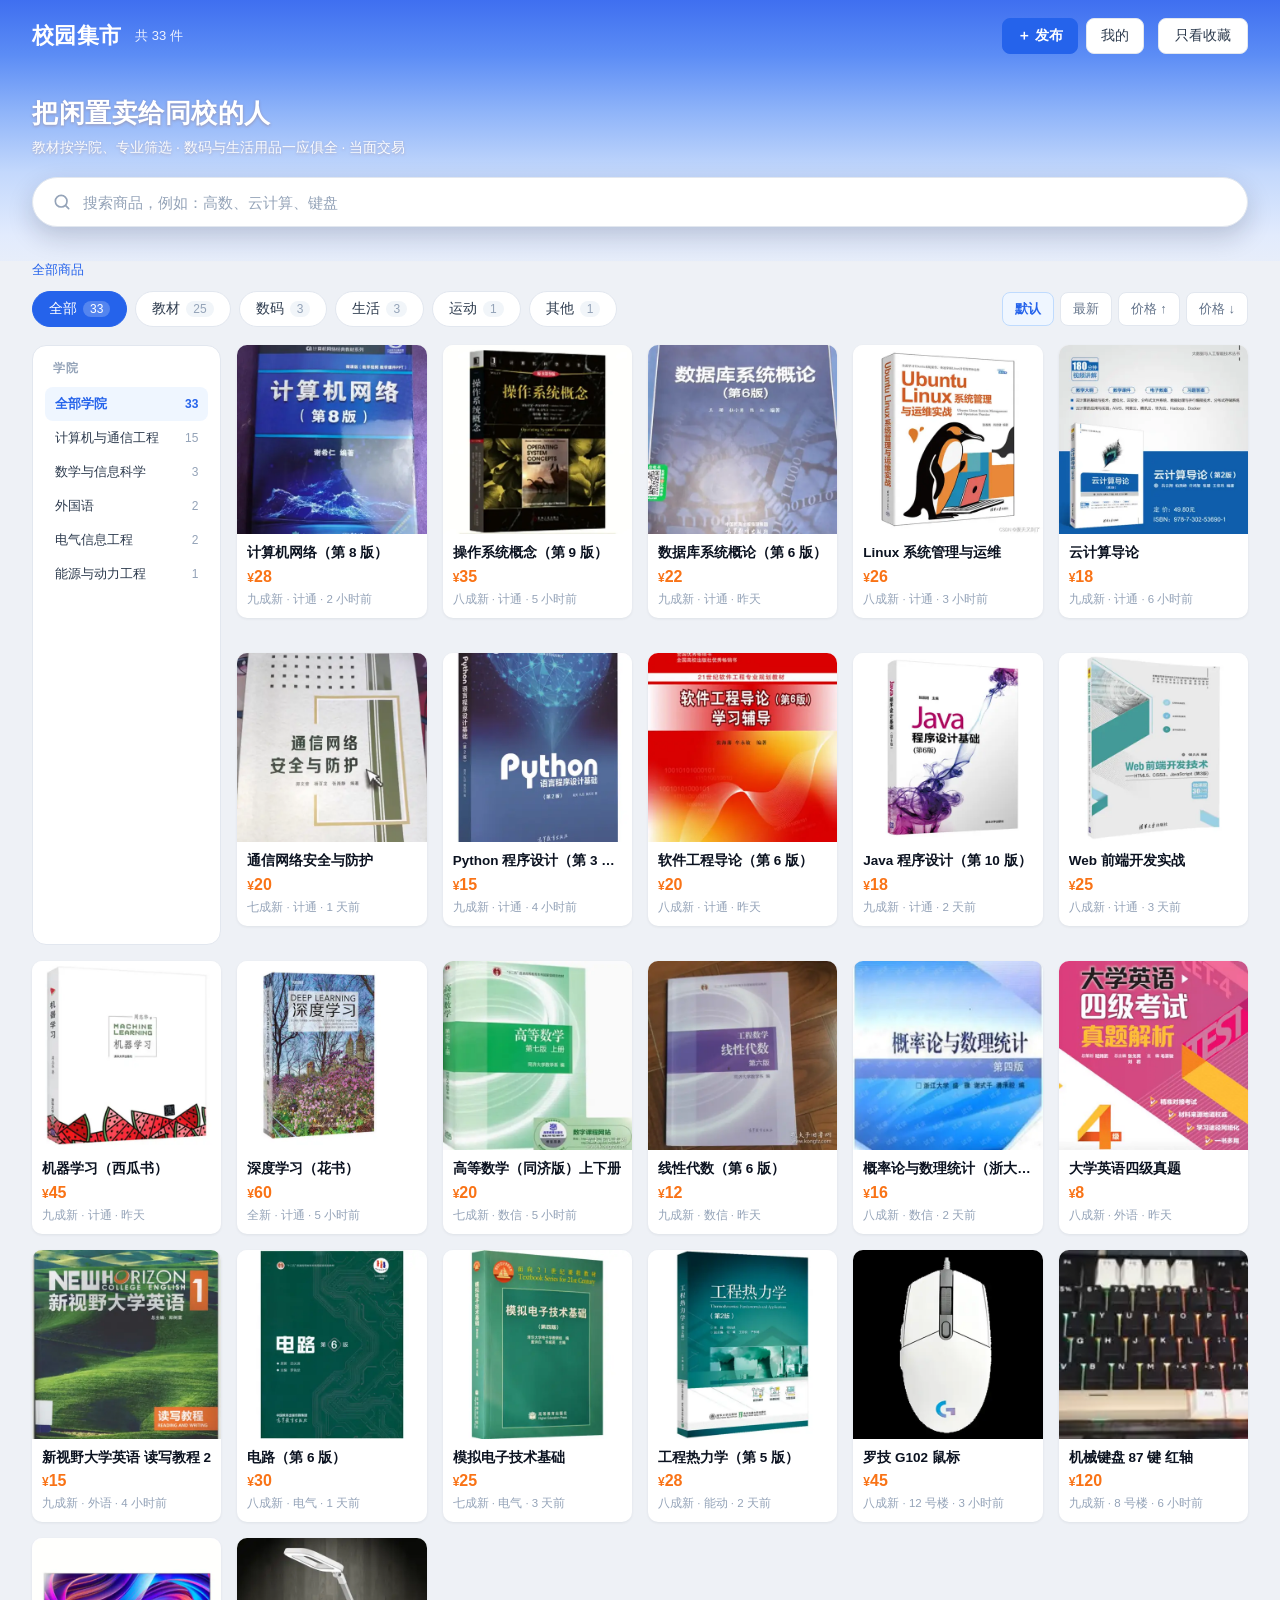
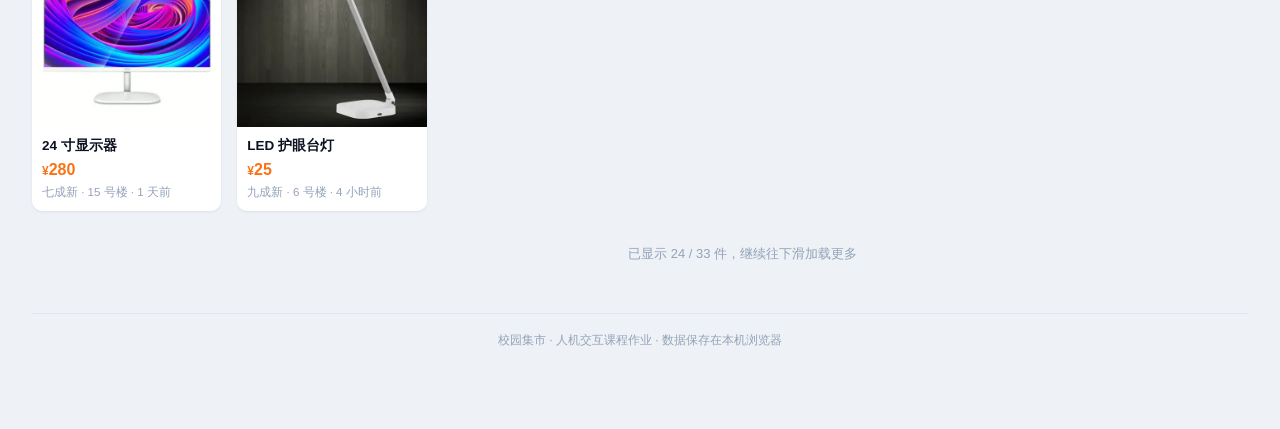
<file: index.html>
<!DOCTYPE html>
<html lang="zh-CN">
<head>
  <meta charset="utf-8">
  <meta name="viewport" content="width=device-width, initial-scale=1">
  <title>校园集市 · 校园二手交易</title>
  <link rel="stylesheet" href="css/style.css">
</head>
<body class="home">

  <div class="topband">
  <header>
    <a class="brand" href="index.html">校园集市</a>
    <span class="count" id="count">共 0 件</span>
    <input id="searchInline" class="search-inline" type="search" placeholder="搜索商品" aria-label="搜索商品">
    <nav class="topnav">
      <a href="publish.html" class="nav-link nav-link--primary">＋ 发布</a>
      <a href="profile.html" class="nav-link">我的</a>
    </nav>
    <button class="fav-filter" id="favFilter" aria-pressed="false">只看收藏</button>
  </header>

  <section class="hero">
    <div class="hero-inner">
      <h2>把闲置卖给同校的人</h2>
      <p>教材按学院、专业筛选 · 数码与生活用品一应俱全 · 当面交易</p>
      <input id="search" class="search" type="search" placeholder="搜索商品，例如：高数、云计算、键盘" aria-label="搜索商品">
    </div>
  </section>
  </div>

  <div class="crumb" id="crumb"></div>

  <div class="toolbar">
    <div class="filters" id="filters"></div>
    <div class="sort" id="sort" role="group" aria-label="排序方式">
      <button data-sort="default" class="active">默认</button>
      <button data-sort="newest">最新</button>
      <button data-sort="price-asc">价格 ↑</button>
      <button data-sort="price-desc">价格 ↓</button>
    </div>
  </div>

  <div class="shop" id="grid">
    <aside class="side">
      <div class="side-block">
        <h3>学院</h3>
        <ul class="side-list" id="collegeList"></ul>
      </div>
      <div class="side-block" id="majorBlock" hidden>
        <h3>专业</h3>
        <ul class="side-list" id="majorList"></ul>
      </div>
    </aside>
  </div>

  <footer>校园集市 · 人机交互课程作业 · 数据保存在本机浏览器</footer>

  <nav class="tabbar">
    <a href="index.html" class="tab active">首页</a>
    <a href="publish.html" class="tab">发布</a>
    <a href="profile.html" class="tab">我的</a>
  </nav>

  <script src="js/data.js"></script>
  <script src="js/store.js"></script>
  <script src="js/app.js"></script>
</body>
</html>
</file>
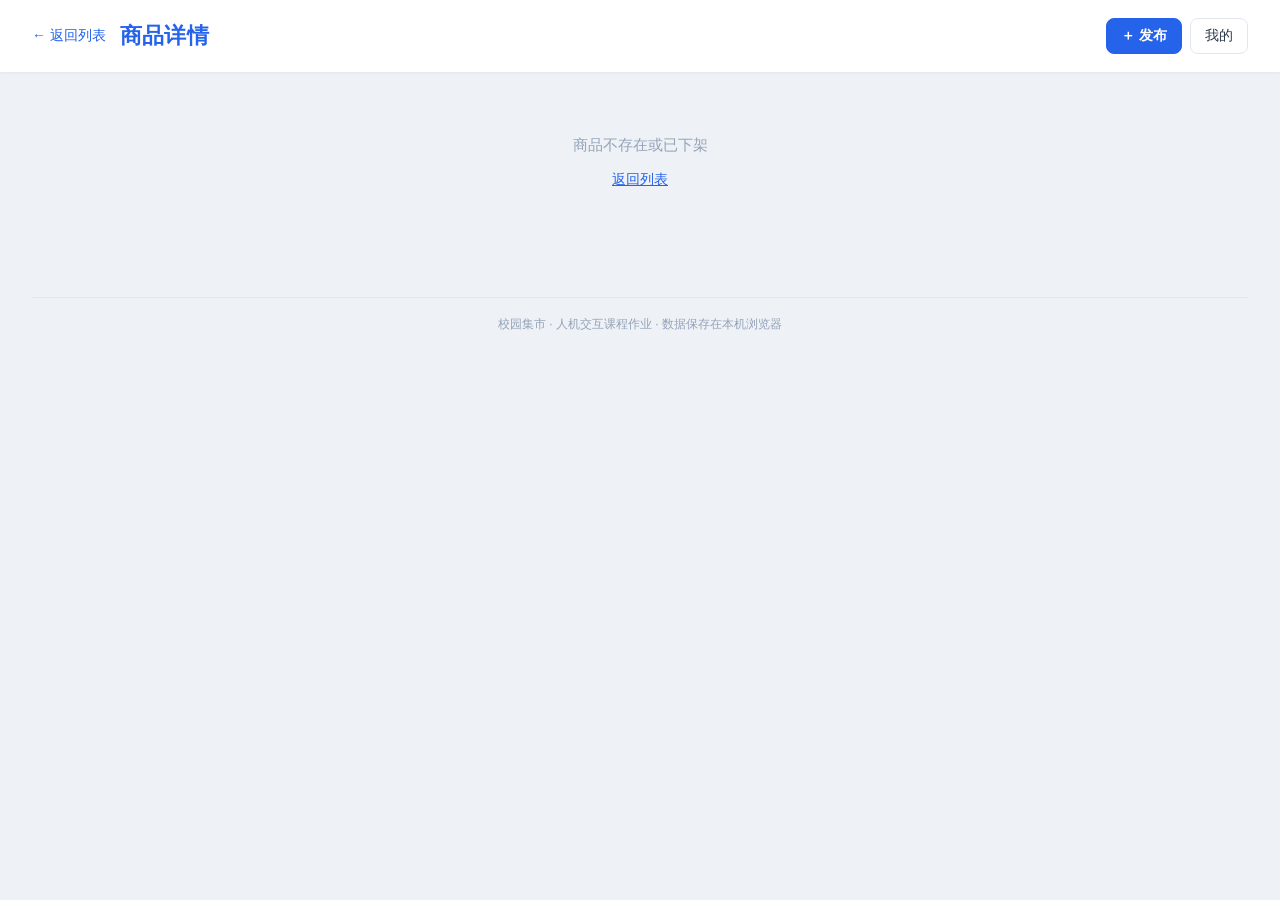
<file: item.html>
<!DOCTYPE html>
<html lang="zh-CN">
<head>
  <meta charset="utf-8">
  <meta name="viewport" content="width=device-width, initial-scale=1">
  <title>商品详情 · 校园集市</title>
  <link rel="stylesheet" href="css/style.css">
</head>
<body>

  <header>
    <a href="index.html" class="back">← 返回列表</a>
    <h1>商品详情</h1>
    <nav class="topnav">
      <a href="publish.html" class="nav-link nav-link--primary">＋ 发布</a>
      <a href="profile.html" class="nav-link">我的</a>
    </nav>
  </header>

  <div id="detail"></div>

  <div class="pay-mask" id="payMask" hidden>
    <div class="pay-box" role="dialog" aria-modal="true" aria-labelledby="payHead">
      <h3 id="payHead">确认订单</h3>
      <div class="pay-row"><span>商品</span><b id="payTitle"></b></div>
      <div class="pay-row"><span>价格</span><b class="pay-price" id="payPrice"></b></div>
      <div class="pay-row"><span>交易地点</span><b id="payPlace"></b></div>
      <div class="pay-row"><span>支付方式</span><b>模拟支付（演示用，不发生真实扣款）</b></div>
      <div class="pay-actions">
        <button class="pay-cancel" onclick="closePay()">取消</button>
        <button class="pay-ok" onclick="doPay()">确认支付</button>
      </div>
    </div>
  </div>

  <div class="toast" id="toast" hidden></div>

  <div id="relatedWrap" hidden>
    <h2 class="section-title">同类商品</h2>
    <div class="grid" id="related"></div>
  </div>

  <footer>校园集市 · 人机交互课程作业 · 数据保存在本机浏览器</footer>

  <nav class="tabbar">
    <a href="index.html" class="tab">首页</a>
    <a href="publish.html" class="tab">发布</a>
    <a href="profile.html" class="tab">我的</a>
  </nav>

  <script src="js/data.js"></script>
  <script src="js/store.js"></script>
  <script src="js/detail.js"></script>
</body>
</html>
</file>
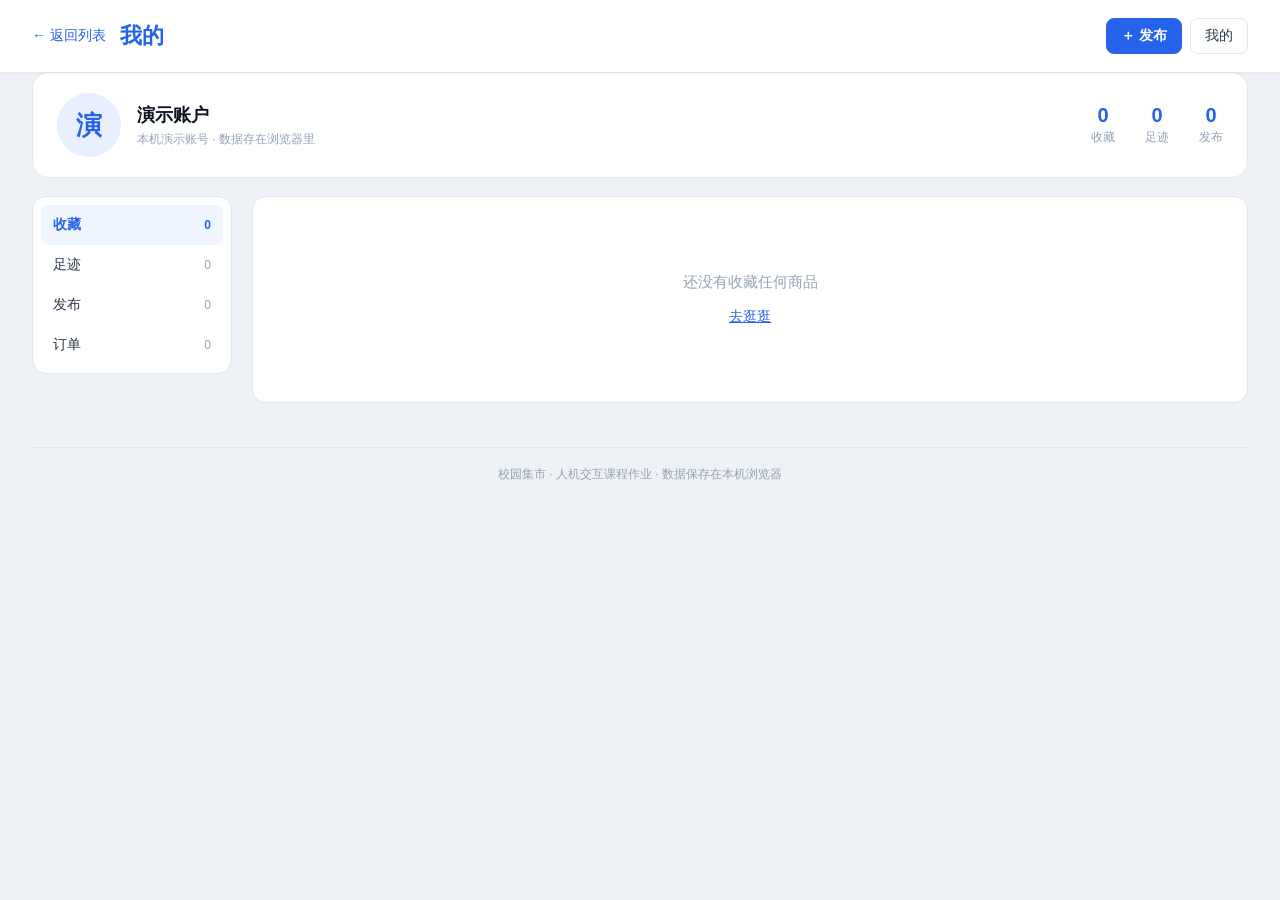
<file: profile.html>
<!DOCTYPE html>
<html lang="zh-CN">
<head>
  <meta charset="utf-8">
  <meta name="viewport" content="width=device-width, initial-scale=1">
  <title>我的 · 校园集市</title>
  <link rel="stylesheet" href="css/style.css">
</head>
<body>

  <header>
    <a href="index.html" class="back">← 返回列表</a>
    <h1>我的</h1>
    <nav class="topnav">
      <a href="publish.html" class="nav-link nav-link--primary">＋ 发布</a>
      <a href="profile.html" class="nav-link">我的</a>
    </nav>
  </header>

  <section class="profile-banner">
    <div class="avatar">演</div>
    <div class="banner-info">
      <p class="p-name">演示账户</p>
      <p class="p-sub">本机演示账号 · 数据存在浏览器里</p>
    </div>
    <div class="banner-stats">
      <div><b id="statFav">0</b><span>收藏</span></div>
      <div><b id="statHist">0</b><span>足迹</span></div>
      <div><b id="statPost">0</b><span>发布</span></div>
    </div>
  </section>

  <div class="profile-layout">
    <aside class="p-menu">
      <button class="p-item active" data-tab="fav">收藏<span class="p-n" id="menuFav">0</span></button>
      <button class="p-item" data-tab="history">足迹<span class="p-n" id="menuHist">0</span></button>
      <button class="p-item" data-tab="posts">发布<span class="p-n" id="menuPost">0</span></button>
      <button class="p-item" data-tab="orders">订单<span class="p-n" id="menuOrder">0</span></button>
    </aside>

    <div class="p-main">
      <div class="panel" id="panel-fav" role="tabpanel"><div id="favList"></div></div>
      <div class="panel" id="panel-history" role="tabpanel" hidden><div id="historyList"></div></div>
      <div class="panel" id="panel-posts" role="tabpanel" hidden><div id="postList"></div></div>
      <div class="panel" id="panel-orders" role="tabpanel" hidden><div id="orderList"></div></div>
    </div>
  </div>

  <footer>校园集市 · 人机交互课程作业 · 数据保存在本机浏览器</footer>

  <nav class="tabbar">
    <a href="index.html" class="tab">首页</a>
    <a href="publish.html" class="tab">发布</a>
    <a href="profile.html" class="tab active">我的</a>
  </nav>

  <script src="js/data.js"></script>
  <script src="js/store.js"></script>
  <script src="js/profile.js"></script>
</body>
</html>
</file>
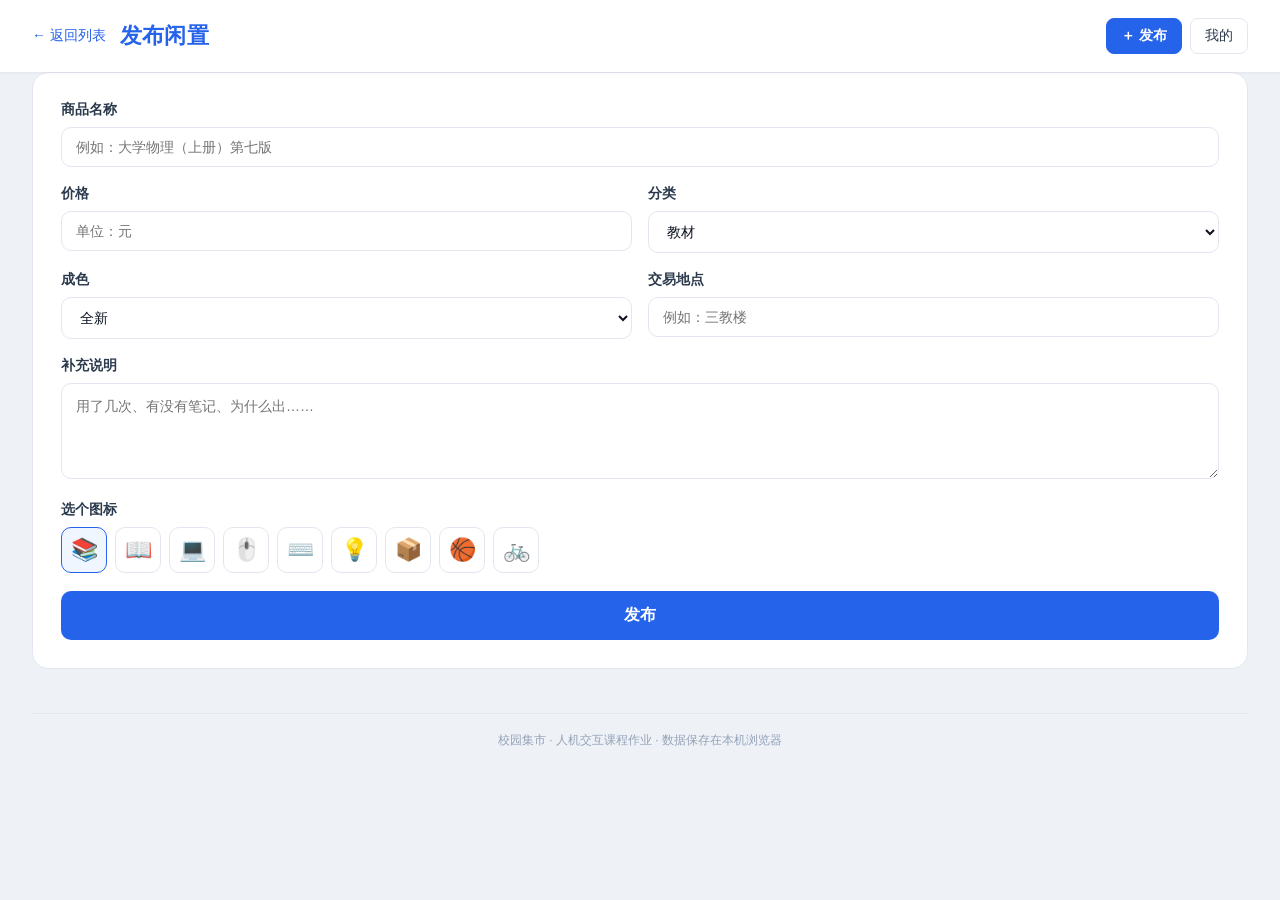
<file: publish.html>
<!DOCTYPE html>
<html lang="zh-CN">
<head>
  <meta charset="utf-8">
  <meta name="viewport" content="width=device-width, initial-scale=1">
  <title>发布闲置 · 校园集市</title>
  <link rel="stylesheet" href="css/style.css">
</head>
<body>

  <header>
    <a href="index.html" class="back">← 返回列表</a>
    <h1>发布闲置</h1>
    <nav class="topnav">
      <a href="publish.html" class="nav-link nav-link--primary">＋ 发布</a>
      <a href="profile.html" class="nav-link">我的</a>
    </nav>
  </header>

  <form class="form-card" id="publishForm" novalidate>
    <div class="field">
      <label for="title">商品名称</label>
      <input id="title" type="text" maxlength="40" placeholder="例如：大学物理（上册）第七版">
    </div>

    <div class="field-row">
      <div class="field">
        <label for="price">价格</label>
        <input id="price" type="number" min="0" step="1" placeholder="单位：元">
      </div>
      <div class="field">
        <label for="category">分类</label>
        <select id="category">
          <option>教材</option>
          <option>数码</option>
          <option>生活</option>
          <option>运动</option>
          <option>其他</option>
        </select>
      </div>
    </div>

    <div class="field-row">
      <div class="field">
        <label for="condition">成色</label>
        <select id="condition">
          <option>全新</option>
          <option>九成新</option>
          <option>八成新</option>
          <option>七成新</option>
        </select>
      </div>
      <div class="field">
        <label for="location">交易地点</label>
        <input id="location" type="text" maxlength="20" placeholder="例如：三教楼">
      </div>
    </div>

    <div class="field">
      <label for="desc">补充说明</label>
      <textarea id="desc" maxlength="120" placeholder="用了几次、有没有笔记、为什么出……"></textarea>
    </div>

    <div class="field">
      <label>选个图标</label>
      <div class="emoji-picker" id="emojiPicker">
        <button type="button" data-emoji="📚" class="active">📚</button>
        <button type="button" data-emoji="📖">📖</button>
        <button type="button" data-emoji="💻">💻</button>
        <button type="button" data-emoji="🖱️">🖱️</button>
        <button type="button" data-emoji="⌨️">⌨️</button>
        <button type="button" data-emoji="💡">💡</button>
        <button type="button" data-emoji="📦">📦</button>
        <button type="button" data-emoji="🏀">🏀</button>
        <button type="button" data-emoji="🚲">🚲</button>
      </div>
    </div>

    <p class="form-error" id="formError" hidden></p>
    <button type="submit" class="submit-btn">发布</button>
  </form>

  <footer>校园集市 · 人机交互课程作业 · 数据保存在本机浏览器</footer>

  <nav class="tabbar">
    <a href="index.html" class="tab">首页</a>
    <a href="publish.html" class="tab active">发布</a>
    <a href="profile.html" class="tab">我的</a>
  </nav>

  <script src="js/data.js"></script>
  <script src="js/store.js"></script>
  <script src="js/publish.js"></script>
</body>
</html>
</file>
<file: css/style.css>
/* ===== 设计变量 ===== */
:root {
  --blue: #2563eb;
  --blue-dark: #1d4ed8;
  --blue-soft: #eff6ff;
  --ink: #0b1220;
  --text: #2c3a4d;
  --muted: #64748b;
  --faint: #94a3b8;
  --line: #e2e7ef;
  --bg: #eef1f6;
  --card: #ffffff;
  --red: #f97316;
  --radius: 12px;
}

* { box-sizing: border-box; }

/* 通栏背景用了 100vw，这里挡掉横向滚动条 */
html { overflow-x: hidden; }

body {
  font-family: -apple-system, "Segoe UI", "Microsoft YaHei", sans-serif;
  max-width: 1560px;
  margin: 0 auto;
  padding: 0 32px 80px;
  color: var(--ink);
  background: var(--bg);
  -webkit-font-smoothing: antialiased;
}

a { color: var(--blue); }

/* ===== 顶栏（通栏 + 吸顶）===== */
header {
  display: flex;
  align-items: center;
  gap: 14px;
  padding: 18px 32px;
  margin: 0 -32px 0;
  background: transparent;
  border-bottom: none;
  position: sticky;
  top: 0;
  z-index: 30;
}
/* 白色底真正铺满整屏，露出页面底色的缝就没有了 */
header::before {
  content: "";
  position: absolute;
  left: 50%;
  top: 0;
  bottom: 0;
  width: 100vw;
  margin-left: -50vw;
  background: #fff;
  box-shadow: 0 1px 3px rgba(15, 23, 42, .06);
  z-index: -1;
}

/* 首页：顶栏直接坐在橙色渐变上，跟下面的 hero 连成一整块 */
body.home header::before {
  background: linear-gradient(180deg, #ff6a34 0%, #ff8845 100%);
  box-shadow: none;
}
body.home.scrolled header::before { background: #fff; box-shadow: 0 1px 3px rgba(15, 23, 42, .06); }
body.home header .brand { color: #fff; }
body.home header .count { color: rgba(255, 255, 255, .9); }
body.home.scrolled header .brand { color: var(--blue); }
body.home.scrolled header .count { color: var(--muted); }
header h1, header .brand {
  font-size: 22px;
  font-weight: 700;
  margin: 0;
  color: var(--blue);
  text-decoration: none;
  letter-spacing: .3px;
}
header .count { color: var(--muted); font-size: 13px; }
header .back { color: var(--blue); text-decoration: none; font-size: 14px; }

.topnav { display: flex; align-items: center; gap: 8px; margin-left: auto; }
.nav-link {
  padding: 8px 14px;
  border: 1px solid var(--line);
  border-radius: 8px;
  background: #fff;
  color: var(--text);
  font-size: 14px;
  text-decoration: none;
  transition: border-color .15s, color .15s;
}
.nav-link:hover { border-color: #93c5fd; color: var(--blue); }
.nav-link--primary {
  background: var(--blue);
  border-color: var(--blue);
  color: #fff;
  font-weight: 600;
}
.nav-link--primary:hover { background: var(--blue-dark); border-color: var(--blue-dark); color: #fff; }

header .fav-filter {
  padding: 8px 16px;
  border: 1px solid var(--line);
  background: #fff;
  border-radius: 8px;
  cursor: pointer;
  font-size: 14px;
  font-family: inherit;
  color: var(--text);
}
header .fav-filter.on { background: var(--blue); color: #fff; border-color: var(--blue); }

/* 滚动后：搜索并进通栏 */
.search-inline {
  display: none;
  flex: 1;
  min-width: 0;
  height: 40px;
  padding: 0 16px 0 40px;
  margin: 0 10px;
  font-family: inherit;
  font-size: 14px;
  color: var(--ink);
  background-color: #f8fafc;
  background-image: url("data:image/svg+xml,%3Csvg xmlns='http://www.w3.org/2000/svg' width='16' height='16' viewBox='0 0 24 24' fill='none' stroke='%2394a3b8' stroke-width='2' stroke-linecap='round'%3E%3Ccircle cx='11' cy='11' r='7'/%3E%3Cpath d='M20 20l-3.6-3.6'/%3E%3C/svg%3E");
  background-repeat: no-repeat;
  background-position: 15px center;
  border: 1px solid var(--line);
  border-radius: 999px;
}
.search-inline:focus { outline: none; border-color: #93c5fd; background-color: #fff; box-shadow: 0 0 0 3px rgba(37, 99, 235, .12); }
body.scrolled .search-inline { display: block; }
body.scrolled header .count { display: none; }

/* 首页：顶栏 + hero 合成一整块，只有一条渐变，中间没有接缝 */
.topband {
  position: relative;
  left: 50%;
  width: 100vw;
  margin-left: -50vw;
  margin-right: -50vw;
  background: linear-gradient(180deg,
    #3f6ff0 0px,
    #5b8cf5 54px,
    #8fb4f9 112px,
    #c3d8fc 172px,
    #e2ebfd 236px,
    var(--bg) 300px);
}
body.home .topband > header {
  position: relative;
  top: auto;
  max-width: 1560px;
  margin: 0 auto;
  background: transparent;
}
body.home header::before { display: none; }
body.home header .brand { color: #fff; }
body.home header .count { color: rgba(255, 255, 255, .9); }

/* 整块（标题 + 搜索框）滚出视野后，顶栏才脱离正常流、挂到顶端并变白 */
body.home.stuck .topband { padding-top: var(--hh, 72px); }
body.home.stuck header {
  position: fixed;
  top: 0;
  left: 0;
  right: 0;
  max-width: none;
  margin: 0;
  padding: 12px max(32px, calc((100vw - 1496px) / 2));
  z-index: 50;
}
body.home.stuck header::before { display: block; background: #fff; box-shadow: 0 1px 3px rgba(15, 23, 42, .08); }
body.home.stuck header .brand { color: var(--blue); }
body.home.stuck header .count { color: var(--muted); }

/* ===== 首页 Hero：通栏背景 + 内容居中 ===== */
.hero {
  position: static;
  width: auto;
  left: auto;
  margin: 0;
  padding: 0;
  border: none;
  border-radius: 0;
  color: #fff;
  background: none;
  box-shadow: none;
}
.hero-inner {
  max-width: 1560px;
  margin: 0 auto;
  padding: 24px 32px 34px;
}
.hero h2 { margin: 0 0 8px; font-size: 26px; letter-spacing: .5px; color: #fff; text-shadow: 0 1px 3px rgba(140, 50, 0, .28); }
.hero p { margin: 0 0 20px; color: rgba(255, 255, 255, .95); font-size: 14px; text-shadow: 0 1px 3px rgba(140, 50, 0, .22); }

/* ===== 搜索框 ===== */
.search {
  width: 100%;
  height: 50px;
  padding: 0 20px 0 50px;
  font-family: inherit;
  font-size: 15px;
  color: var(--ink);
  background-color: #fff;
  background-image: url("data:image/svg+xml,%3Csvg xmlns='http://www.w3.org/2000/svg' width='20' height='20' viewBox='0 0 24 24' fill='none' stroke='%2394a3b8' stroke-width='2' stroke-linecap='round'%3E%3Ccircle cx='11' cy='11' r='7'/%3E%3Cpath d='M20 20l-3.6-3.6'/%3E%3C/svg%3E");
  background-repeat: no-repeat;
  background-position: 19px center;
  border: 1px solid var(--line);
  border-radius: 999px;
  box-shadow: 0 10px 26px rgba(15, 23, 42, .18);
}
.search::placeholder { color: var(--faint); }
.search:hover { border-color: #cbd5e1; }
.search:focus { outline: none; border-color: #93c5fd; box-shadow: 0 0 0 4px rgba(37, 99, 235, .12); }

/* ===== 工具栏：分类 + 排序 ===== */
.toolbar {
  display: flex;
  align-items: center;
  gap: 12px;
  flex-wrap: wrap;
  margin-bottom: 18px;
}
.filters { display: flex; gap: 8px; flex-wrap: wrap; }
.filters button {
  display: inline-flex;
  align-items: center;
  gap: 6px;
  padding: 8px 16px;
  border: 1px solid var(--line);
  background: #fff;
  border-radius: 999px;
  cursor: pointer;
  font-size: 14px;
  font-family: inherit;
  color: var(--text);
  transition: border-color .15s, background .15s;
}
.filters button:hover { border-color: #93c5fd; }
.filters button.active { background: var(--blue); color: #fff; border-color: var(--blue); }
.filters .tag-n {
  font-size: 12px;
  color: var(--faint);
  background: #f1f5f9;
  border-radius: 999px;
  padding: 1px 7px;
}
.filters button.active .tag-n { background: rgba(255,255,255,.22); color: #fff; }

.sort { display: flex; gap: 6px; margin-left: auto; }
.sort button {
  padding: 7px 12px;
  border: 1px solid var(--line);
  background: #fff;
  border-radius: 8px;
  cursor: pointer;
  font-size: 13px;
  font-family: inherit;
  color: var(--muted);
}
.sort button:hover { border-color: #93c5fd; color: var(--blue); }
.sort button.active { background: var(--blue-soft); border-color: #bfdbfe; color: var(--blue); font-weight: 600; }

/* ===== 主区：筛选框占 1 列 × 2 行，商品绕排 ===== */
/* 6 列：第 1 列是学院侧栏，后面 5 列放商品 */
.shop {
  display: grid;
  grid-template-columns: repeat(6, minmax(0, 1fr));
  gap: 16px;
  align-items: start;
}
.shop .side {
  grid-column: 1;
  grid-row: 1 / span 2;
  align-self: stretch;
  min-height: 600px;      /* 不跟着商品行数塌缩，切换学院时不跳 */
  display: flex;
  flex-direction: column;
  gap: 12px;
}
.shop .side-block { flex: 1; margin-bottom: 0; }
.layout { display: grid; grid-template-columns: 208px 1fr; gap: 26px; align-items: start; }
.side { position: static; }
.side-block {
  padding: 14px 12px;
  margin-bottom: 12px;
  background: #fff;
  border: 1px solid var(--line);
  border-radius: 14px;
}
.side-block h3 {
  margin: 0 0 10px;
  padding-left: 8px;
  font-size: 12px;
  font-weight: 600;
  color: var(--faint);
  letter-spacing: 1px;
}
.side-list { list-style: none; margin: 0; padding: 0; }
.side-list button {
  display: flex;
  align-items: center;
  justify-content: space-between;
  gap: 8px;
  width: 100%;
  padding: 8px 10px;
  border: none;
  border-radius: 8px;
  background: none;
  font-family: inherit;
  font-size: 13px;
  color: var(--text);
  text-align: left;
  cursor: pointer;
}
.side-list button:hover { background: #f1f5f9; }
.side-list button.active { background: var(--blue-soft); color: var(--blue); font-weight: 600; }
.side-list .n { color: var(--faint); font-size: 12px; }
.side-list button.active .n { color: var(--blue); }

.crumb {
  display: flex;
  align-items: center;
  gap: 8px;
  margin-bottom: 12px;
  font-size: 13px;
  color: var(--muted);
  flex-wrap: wrap;
}
.crumb button {
  border: none;
  background: none;
  padding: 0;
  font-family: inherit;
  font-size: 13px;
  color: var(--blue);
  cursor: pointer;
}
.crumb button:hover { text-decoration: underline; }
.crumb .cur { color: var(--ink); font-weight: 600; }
.crumb .sep { color: var(--faint); }

/* ===== 商品卡片网格 ===== */
.grid {
  display: grid;
  grid-template-columns: repeat(auto-fill, minmax(178px, 1fr));
  gap: 14px;
}
.card {
  background: #fff;
  border-radius: 10px;
  overflow: hidden;
  border: none;
  box-shadow: 0 1px 3px rgba(15, 23, 42, .07);
  position: relative;
  transition: transform .18s, box-shadow .18s;
}
.card:hover {
  transform: translateY(-3px);
  box-shadow: 0 12px 24px rgba(15, 23, 42, .14);
}

/* 靠底色拉开：白卡片浮在浅灰页面上 */
.card::before { display: none; }
.card .thumb {
  height: auto;
  aspect-ratio: 1 / 1;
  position: relative;
  display: flex;
  align-items: center;
  justify-content: center;
  font-size: 92px;
  background: linear-gradient(160deg, #f8fafc, #eef2f9);
}
/* 按分类给缩略区上色，避免大片空白 */
.thumb[data-cat="教材"] { background: linear-gradient(160deg, #f0f6ff, #dbe8ff); }
.thumb[data-cat="数码"] { background: linear-gradient(160deg, #f5f0ff, #e6dcff); }
.thumb[data-cat="生活"] { background: linear-gradient(160deg, #eefaf2, #d6f3e3); }
.thumb[data-cat="运动"] { background: linear-gradient(160deg, #fff6ec, #ffe3cc); }
.thumb[data-cat="其他"] { background: linear-gradient(160deg, #f4f6f9, #e6ebf2); }

.card .info { padding: 10px 10px 11px; }
.card .title {
  font-size: 13.5px;
  font-weight: 600;
  line-height: 1.35;
  margin: 0 0 5px;
  overflow: hidden;
  text-overflow: ellipsis;
  white-space: nowrap;
}
.card .price { color: var(--red); font-weight: 700; font-size: 16px; }
.card .price::before { content: "¥"; font-size: 12px; }
.card .meta { font-size: 11.5px; color: var(--faint); margin-top: 6px; }
.card .cat-tag {
  position: absolute;
  left: 10px;
  top: 10px;
  padding: 3px 9px;
  font-size: 11px;
  color: var(--blue);
  background: rgba(255,255,255,.92);
  border: 1px solid #dbeafe;
  border-radius: 999px;
}

/* ===== 已售：卡片变灰 + 印章 ===== */
.card.sold { opacity: .62; }
.card.sold:hover { transform: none; box-shadow: none; }
.card.sold .thumb::after {
  content: "已售";
  position: absolute;
  left: 50%;
  top: 50%;
  transform: translate(-50%, -50%) rotate(-11deg);
  padding: 6px 20px;
  font-size: 20px;
  font-weight: 700;
  letter-spacing: 3px;
  color: #fff;
  background: rgba(15, 23, 42, .62);
  border-radius: 10px;
}
.sold-badge {
  display: inline-block;
  padding: 2px 8px;
  font-size: 12px;
  font-weight: 600;
  color: #fff;
  background: #64748b;
  border-radius: 999px;
}

/* ===== 收藏按钮 ===== */
.fav-btn {
  position: absolute;
  top: 8px;
  right: 8px;
  width: 36px;
  height: 36px;
  border: none;
  border-radius: 50%;
  background: rgba(255,255,255,.92);
  box-shadow: 0 2px 8px rgba(15,23,42,.08);
  font-size: 18px;
  cursor: pointer;
  line-height: 1;
}
.fav-btn:hover { background: #fff; }

/* ===== 空状态 ===== */
.empty { grid-column: 1 / -1; text-align: center; padding: 64px 20px; color: var(--faint); }
.empty p { margin: 0 0 4px; font-size: 15px; }
.empty button {
  margin-top: 14px;
  padding: 9px 22px;
  border: 1px solid var(--line);
  background: #fff;
  border-radius: 8px;
  cursor: pointer;
  color: var(--blue);
  font-family: inherit;
  font-size: 14px;
}
.empty-link { display: inline-block; margin-top: 12px; color: var(--blue); font-size: 14px; }

/* ===== 页脚 ===== */
footer {
  margin-top: 44px;
  padding-top: 18px;
  border-top: 1px solid var(--line);
  color: var(--faint);
  font-size: 12px;
  text-align: center;
}

/* ===== 详情页 ===== */
.detail {
  display: grid;
  grid-template-columns: 340px 1fr;
  gap: 32px;
  background: #fff;
  border: 1px solid var(--line);
  border-radius: 16px;
  padding: 26px;
}
.detail-thumb {
  height: 340px;
  display: flex;
  align-items: center;
  justify-content: center;
  font-size: 150px;
  background: linear-gradient(160deg, #f8fafc, #eef2f9);
  border-radius: 12px;
}
.detail-info h2 { margin: 0 0 12px; font-size: 22px; }
.detail-info .price { font-size: 28px; color: var(--red); font-weight: 700; }
.detail-info .price::before { content: "¥"; font-size: 16px; }
.detail-info .tags { display: flex; gap: 8px; margin: 12px 0; }
.detail-info .tags span {
  font-size: 12px;
  padding: 4px 10px;
  border-radius: 999px;
  background: var(--blue-soft);
  color: var(--blue);
}
.detail-info .tags span.sold-badge { background: #64748b; color: #fff; font-weight: 600; }
.desc { color: var(--text); line-height: 1.8; }
.seller { list-style: none; padding: 0; color: var(--muted); font-size: 14px; line-height: 2; }
.fav-btn-big {
  margin-top: 16px;
  padding: 12px 28px;
  border: 1px solid var(--line);
  background: #fff;
  border-radius: 10px;
  cursor: pointer;
  font-size: 16px;
  font-family: inherit;
  color: var(--text);
}
.fav-btn-big:hover { border-color: #93c5fd; color: var(--blue); }

.section-title {
  margin: 34px 0 14px;
  font-size: 16px;
  font-weight: 600;
}

/* ===== 发布页表单 ===== */
.form-card {
  background: #fff;
  border: 1px solid var(--line);
  border-radius: 16px;
  padding: 28px;
}
.field { margin-bottom: 18px; }
.field label { display: block; margin-bottom: 8px; font-size: 14px; color: var(--text); font-weight: 600; }
.field .hint { font-weight: 400; color: var(--faint); font-size: 12px; margin-left: 6px; }
.field input,
.field select,
.field textarea {
  width: 100%;
  padding: 11px 14px;
  font-family: inherit;
  font-size: 14px;
  color: var(--ink);
  background: #fff;
  border: 1px solid var(--line);
  border-radius: 10px;
}
.field textarea { min-height: 96px; resize: vertical; line-height: 1.7; }
.field input:focus,
.field select:focus,
.field textarea:focus { outline: none; border-color: #93c5fd; box-shadow: 0 0 0 3px rgba(37,99,235,.12); }
.field-row { display: grid; grid-template-columns: 1fr 1fr; gap: 16px; }
.emoji-picker { display: flex; gap: 8px; flex-wrap: wrap; }
.emoji-picker button {
  width: 46px; height: 46px;
  font-size: 22px;
  border: 1px solid var(--line);
  border-radius: 10px;
  background: #fff;
  cursor: pointer;
}
.emoji-picker button.active { border-color: var(--blue); background: var(--blue-soft); }
.submit-btn {
  width: 100%;
  padding: 14px;
  border: none;
  border-radius: 10px;
  background: var(--blue);
  color: #fff;
  font-size: 16px;
  font-family: inherit;
  font-weight: 600;
  cursor: pointer;
}
.submit-btn:hover { background: var(--blue-dark); }
.form-error { color: var(--red); font-size: 13px; margin: -6px 0 14px; }

/* ===== 个人主页 ===== */
.profile-banner {
  display: flex;
  align-items: center;
  gap: 16px;
  padding: 20px 24px;
  margin-bottom: 18px;
  background: #fff;
  border: 1px solid var(--line);
  border-radius: 16px;
}
.banner-info { min-width: 0; }
.banner-stats { display: flex; gap: 30px; margin-left: auto; text-align: center; }
.banner-stats b { display: block; font-size: 20px; color: var(--blue); }
.banner-stats span { font-size: 12px; color: var(--faint); }

.profile-layout { display: grid; grid-template-columns: 200px 1fr; gap: 20px; align-items: start; }
.p-menu {
  position: sticky;
  top: 92px;
  padding: 8px;
  background: #fff;
  border: 1px solid var(--line);
  border-radius: 14px;
}
.p-item {
  display: flex;
  align-items: center;
  justify-content: space-between;
  width: 100%;
  padding: 11px 12px;
  border: none;
  border-radius: 8px;
  background: none;
  font-family: inherit;
  font-size: 14px;
  color: var(--text);
  text-align: left;
  cursor: pointer;
}
.p-item:hover { background: #f1f5f9; }
.p-item.active { background: var(--blue-soft); color: var(--blue); font-weight: 600; }
.p-n { font-size: 12px; color: var(--faint); }
.p-item.active .p-n { color: var(--blue); }

.profile-head { display: flex; align-items: center; gap: 16px; margin: 4px 0 18px; }
.avatar {
  width: 64px; height: 64px; flex: none;
  display: flex; align-items: center; justify-content: center;
  font-size: 26px; font-weight: 600;
  color: var(--blue); background: #e8f0ff; border-radius: 50%;
}
.p-name { margin: 0; font-size: 18px; font-weight: 600; }
.p-sub { margin: 4px 0 0; font-size: 12px; color: var(--faint); }

.tabs { display: flex; gap: 12px; margin-bottom: 16px; }
.tab-btn {
  flex: 1;
  padding: 12px;
  font-family: inherit;
  font-size: 14px;
  color: var(--muted);
  background: #fff;
  border: 1px solid var(--line);
  border-radius: 10px;
  cursor: pointer;
}
.tab-btn:hover { border-color: #93c5fd; }
.tab-btn.active { color: var(--blue); background: var(--blue-soft); border-color: #bfdbfe; font-weight: 600; }

.panel { padding: 12px; background: #fff; border: 1px solid var(--line); border-radius: 14px; }
.panel .row-item { padding: 12px 8px; border-radius: 8px; }
.panel .row-item + .row-item { border-top: 1px solid #f1f5f9; }

/* 列表行（收藏 / 浏览记录 / 我发布的） */
.row-item { display: flex; align-items: center; gap: 16px; }
.row-thumb {
  width: 64px; height: 64px; flex: none;
  display: flex; align-items: center; justify-content: center;
  font-size: 32px;
  background: #f1f5f9;
  border-radius: 10px;
}
.row-info { flex: 1; min-width: 0; }
.row-title {
  display: block;
  color: var(--ink);
  font-size: 14px;
  font-weight: 600;
  text-decoration: none;
  overflow: hidden;
  text-overflow: ellipsis;
  white-space: nowrap;
}
.row-meta { margin-top: 4px; font-size: 12px; color: var(--faint); }
.row-price { color: var(--red); font-weight: 700; }
.row-price::before { content: "¥"; font-size: 12px; }
.row-action {
  border: none; background: none;
  color: var(--faint); font-size: 13px; cursor: pointer;
  font-family: inherit;
}
.row-action:hover { color: var(--red); }

/* ===== 底部标签栏（手机端）===== */
.tabbar { display: none; }

/* ===== 键盘可达性 ===== */
:focus-visible { outline: 2px solid var(--blue); outline-offset: 2px; }

@media (max-width: 640px) {
  body { padding: 0 16px 84px; }
  header { padding: 14px 16px; margin: 0 -16px 0; gap: 10px; }
  header h1, header .brand { font-size: 19px; }
  .topnav { display: none; }
  .search-inline { display: none !important; }
  header .fav-filter { margin-left: auto; }
  .hero-inner { padding: 22px 16px 20px; }
  .hero h2 { font-size: 21px; }
  .search { height: 46px; font-size: 14px; }
  .toolbar { gap: 10px; }
  .sort { margin-left: 0; }
  .grid { grid-template-columns: 1fr; }
  .detail { grid-template-columns: 1fr; padding: 18px; }
  .detail-thumb { height: 220px; font-size: 100px; }
  .field-row { grid-template-columns: 1fr; }
  .form-card { padding: 20px; }

  .layout { grid-template-columns: 1fr; gap: 14px; }
  .shop { grid-template-columns: 1fr; gap: 14px; }
  .shop .side { grid-column: 1 / -1; grid-row: auto; min-height: 0; }  .side { position: static; display: flex; gap: 10px; overflow-x: auto; padding-bottom: 2px; }
  .side-block { flex: none; margin: 0; padding: 6px; border-radius: 12px; }
  .side-block h3 { display: none; }
  .side-list { display: flex; gap: 6px; }
  .side-list button {
    width: auto;
    white-space: nowrap;
    padding: 6px 12px;
    border: 1px solid var(--line);
    border-radius: 999px;
    font-size: 12px;
  }
  .side-list .n { margin-left: 6px; }

  .profile-banner { flex-wrap: wrap; padding: 16px; gap: 12px; }
  .banner-stats { margin-left: 0; width: 100%; gap: 0; justify-content: space-between; }
  .profile-layout { grid-template-columns: 1fr; gap: 14px; }
  .p-menu { position: static; display: flex; gap: 8px; padding: 6px; overflow-x: auto; }
  .p-item { width: auto; white-space: nowrap; padding: 8px 14px; border-radius: 999px; }

  .tabbar {
    display: flex;
    position: fixed; left: 0; right: 0; bottom: 0;
    padding: 8px 0 calc(8px + env(safe-area-inset-bottom));
    background: #fff;
    border-top: 1px solid var(--line);
    z-index: 10;
  }
  .tabbar .tab { flex: 1; text-align: center; font-size: 12px; color: var(--muted); text-decoration: none; }
  .tabbar .tab.active { color: var(--blue); font-weight: 600; }
}

/* ===== 商品实拍图：有图铺满整块，没图回落 emoji ===== */
.card .thumb img {
  width: 100%;
  height: 100%;
  object-fit: cover;
  display: block;
  padding: 0;
}
.detail-thumb img,
.row-thumb img {
  width: 100%;
  height: 100%;
  object-fit: contain;
  display: block;
}
.row-thumb img { padding: 2px; }

/* ===== 立即购买 / 模拟支付 ===== */
.detail-actions { display: flex; gap: 10px; align-items: center; margin-top: 16px; flex-wrap: wrap; }
.buy-btn {
  padding: 12px 26px;
  border: none;
  border-radius: 10px;
  background: var(--blue);
  color: #fff;
  font-family: inherit;
  font-size: 15px;
  font-weight: 600;
  cursor: pointer;
  transition: background .15s;
}
.buy-btn:hover { background: var(--blue-dark); }
.buy-btn--done {
  background: #e2e8f0;
  color: #64748b;
  cursor: not-allowed;
}
.buy-btn--done:hover { background: #e2e8f0; }

.pay-mask[hidden] { display: none !important; }
.pay-mask {
  position: fixed;
  inset: 0;
  background: rgba(15, 23, 42, .45);
  display: flex;
  align-items: center;
  justify-content: center;
  z-index: 100;
  padding: 20px;
}
.pay-box {
  width: 100%;
  max-width: 420px;
  background: #fff;
  border-radius: 14px;
  padding: 24px;
  box-shadow: 0 24px 60px rgba(15, 23, 42, .25);
}
.pay-box h3 { margin: 0 0 16px; font-size: 18px; color: var(--ink); }
.pay-row {
  display: flex;
  justify-content: space-between;
  gap: 16px;
  padding: 9px 0;
  font-size: 14px;
  color: var(--muted);
  border-bottom: 1px solid #f1f4f9;
}
.pay-row b { color: var(--ink); font-weight: 600; text-align: right; }
.pay-row .pay-price { color: var(--red); font-size: 16px; }
.pay-actions { display: flex; gap: 10px; margin-top: 18px; }
.pay-actions button {
  flex: 1;
  padding: 11px 0;
  border-radius: 9px;
  font-family: inherit;
  font-size: 15px;
  cursor: pointer;
  border: 1px solid var(--line);
  background: #fff;
  color: var(--text);
}
.pay-actions .pay-ok { background: var(--blue); border-color: var(--blue); color: #fff; font-weight: 600; }
.pay-actions .pay-ok:hover { background: var(--blue-dark); }

.toast {
  position: fixed;
  left: 50%;
  bottom: 60px;
  transform: translateX(-50%);
  padding: 11px 22px;
  border-radius: 999px;
  background: rgba(15, 23, 42, .88);
  color: #fff;
  font-size: 14px;
  z-index: 120;
}
.order-state { font-size: 12.5px; color: #15803d; background: #ecfdf3; border-radius: 999px; padding: 4px 10px; white-space: nowrap; }

/* ===== 无限滚动的加载提示 ===== */
.load-more {
  grid-column: 2 / -1;
  text-align: center;
  padding: 18px 0 6px;
  font-size: 13px;
  color: #94a3b8;
}
</file>
